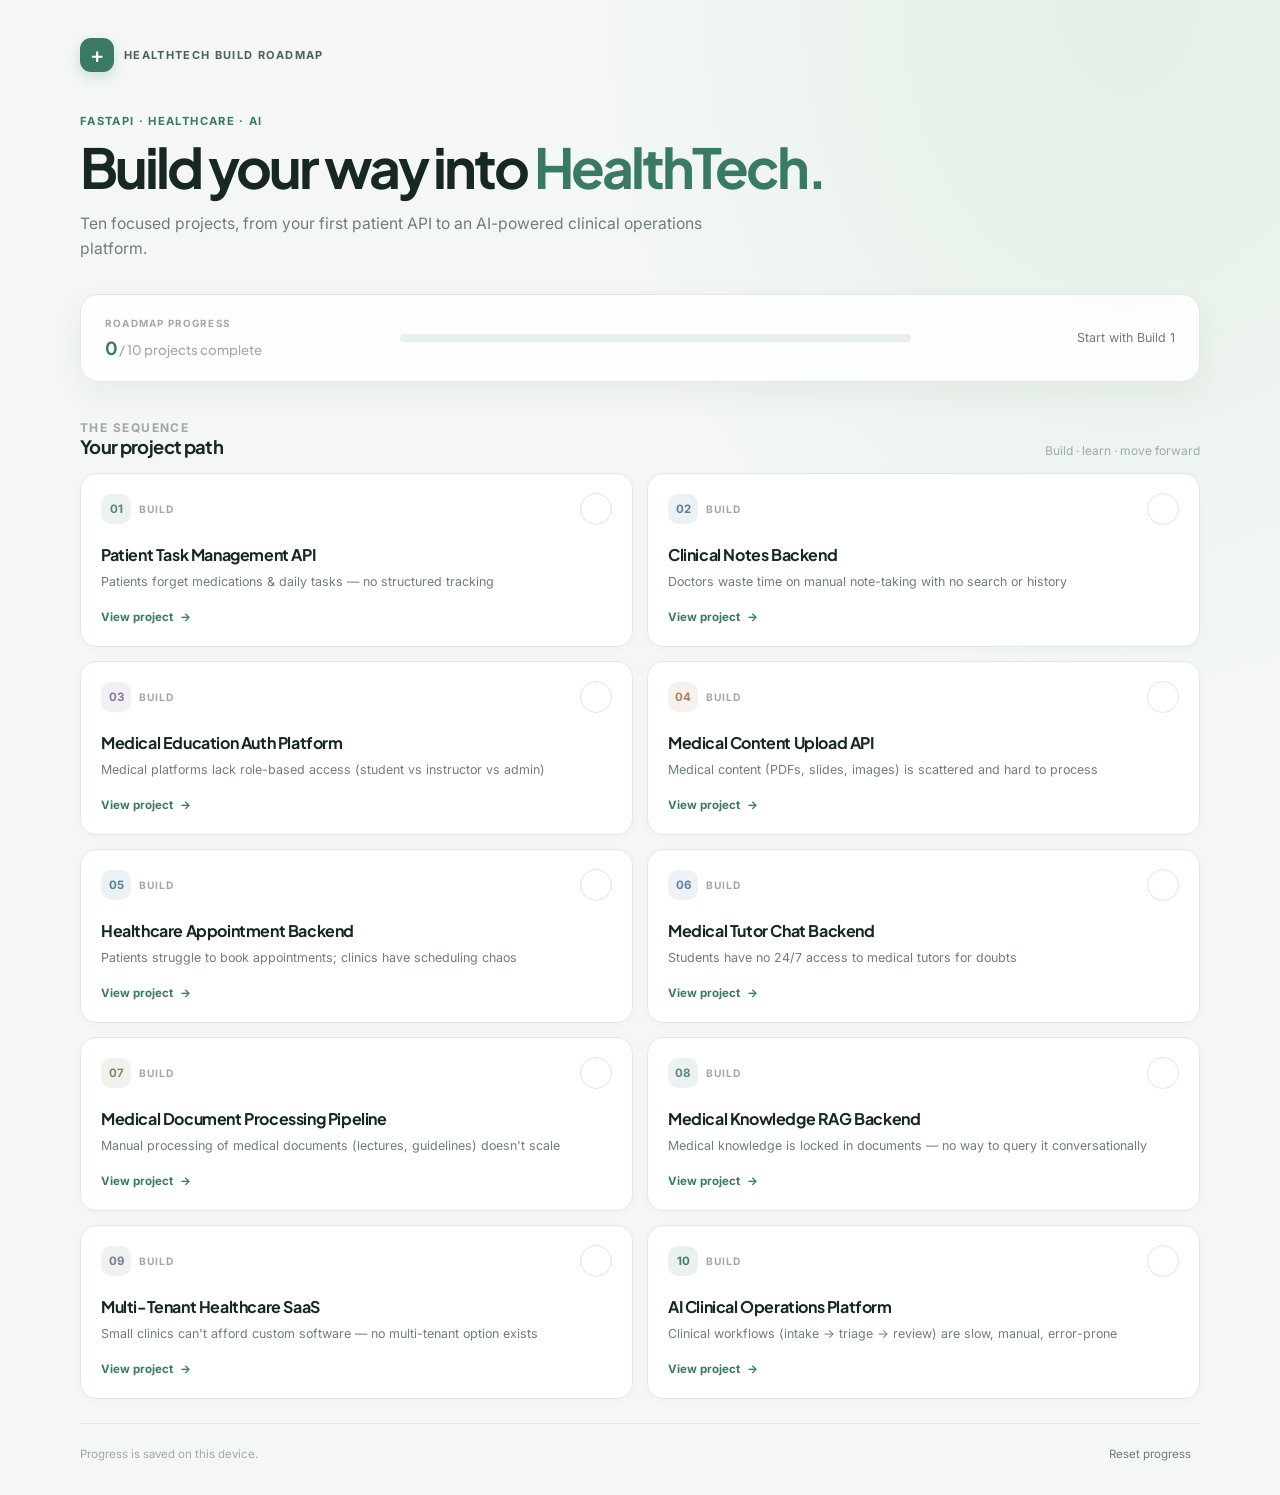
<file: checklist.html>
<!DOCTYPE html>
<html lang="en">
<head>
  <meta charset="UTF-8">
  <meta name="viewport" content="width=device-width, initial-scale=1.0">
  <title>10 Builds · HealthTech</title>
  <link rel="preconnect" href="https://fonts.googleapis.com">
  <link href="https://fonts.googleapis.com/css2?family=Inter:wght@300;400;500;600;700&family=Plus+Jakarta+Sans:wght@500;600;700;800&display=swap" rel="stylesheet">
  <style>
    :root {
      color-scheme: light;
      --page: #f4f7f4;
      --surface: #ffffff;
      --ink: #172821;
      --muted: #6f7e76;
      --soft: #a0aaa4;
      --line: #e2e9e3;
      --green: #397b62;
      --green-dark: #245b46;
      --green-wash: #edf5ef;
      --shadow: 0 12px 32px rgba(32, 59, 44, 0.055);
    }

    *, *::before, *::after { box-sizing: border-box; }

    html { min-height: 100%; scroll-behavior: smooth; }

    body {
      min-height: 100vh;
      margin: 0;
      background:
        radial-gradient(ellipse at 88% 0%, rgba(216, 234, 222, 0.58), transparent 34rem),
        var(--page);
      color: var(--ink);
      font-family: Inter, ui-sans-serif, system-ui, -apple-system, BlinkMacSystemFont, "Segoe UI", sans-serif;
      -webkit-font-smoothing: antialiased;
    }

    button { font: inherit; }

    .bg, .bg-grain { display: none; }

    .container {
      width: min(100% - 48px, 1120px);
      margin: 0 auto;
      padding: 38px 0 28px;
    }

    .headline {
      padding: 0;
      text-align: left;
    }

    .brand-row {
      display: flex;
      align-items: center;
      gap: 10px;
      margin-bottom: 42px;
    }

    .brand-mark {
      display: grid;
      width: 34px;
      height: 34px;
      place-items: center;
      border-radius: 11px;
      background: var(--green);
      color: white;
      font-size: 22px;
      font-weight: 500;
      line-height: 1;
      box-shadow: 0 5px 12px rgba(57, 123, 98, 0.2);
    }

    .brand-name {
      color: #4c6256;
      font-size: 0.69rem;
      font-weight: 700;
      letter-spacing: 0.12em;
      text-transform: uppercase;
    }

    .headline .eyebrow,
    .section-kicker,
    .progress-kicker {
      margin: 0 0 9px;
      color: var(--green);
      font-size: 0.7rem;
      font-weight: 700;
      letter-spacing: 0.12em;
      text-transform: uppercase;
    }

    .headline h1 {
      max-width: 780px;
      margin: 0;
      color: var(--ink);
      font-family: "Plus Jakarta Sans", Inter, ui-sans-serif, system-ui, sans-serif;
      font-size: clamp(2.1rem, 5vw, 3.45rem);
      font-weight: 700;
      letter-spacing: -0.055em;
      line-height: 1.08;
    }

    .headline h1 span { color: var(--green); }

    .headline .sub {
      max-width: 650px;
      margin-top: 14px;
      color: var(--muted);
      font-size: 0.98rem;
      letter-spacing: 0;
      line-height: 1.65;
      text-transform: none;
    }

    .progress-section {
      display: grid;
      grid-template-columns: minmax(190px, 0.9fr) minmax(220px, 1.7fr) minmax(150px, 0.8fr);
      align-items: center;
      gap: 24px;
      margin: 32px 0 38px;
      padding: 22px 24px;
      border: 1px solid var(--line);
      border-radius: 18px;
      background: rgba(255, 255, 255, 0.84);
      box-shadow: var(--shadow);
    }

    .progress-copy { min-width: 0; }

    .progress-kicker { margin-bottom: 7px; color: var(--soft); font-size: 0.62rem; }

    .progress-section .num {
      color: var(--ink);
      font-family: "Plus Jakarta Sans", Inter, ui-sans-serif, system-ui, sans-serif;
      font-size: 1.12rem;
      font-weight: 700;
      letter-spacing: -0.03em;
      white-space: nowrap;
    }

    .progress-section .num span {
      color: var(--green);
      background: none;
      -webkit-text-fill-color: currentColor;
    }

    .progress-section .num .progress-total {
      color: var(--soft);
      font-size: 0.83rem;
      font-weight: 500;
      letter-spacing: 0;
    }

    .progress-track-wrap {
      height: 8px;
      overflow: hidden;
      border-radius: 99px;
      background: #e9efea;
    }

    .progress-fill {
      width: 0%;
      height: 100%;
      border-radius: inherit;
      background: linear-gradient(90deg, #57977a, #397b62);
      box-shadow: none;
      transition: width 0.55s cubic-bezier(0.22, 1, 0.36, 1);
    }

    .progress-section .status {
      min-width: 0;
      color: var(--muted);
      font-size: 0.78rem;
      line-height: 1.45;
      text-align: right;
      white-space: normal;
    }

    .grid-wrap {
      display: block;
      min-height: 0;
      padding: 0;
    }

    .section-heading {
      display: flex;
      align-items: end;
      justify-content: space-between;
      gap: 16px;
      margin-bottom: 15px;
    }

    .section-heading h2 {
      margin: 0;
      font-family: "Plus Jakarta Sans", Inter, ui-sans-serif, system-ui, sans-serif;
      font-size: 1.15rem;
      font-weight: 700;
      letter-spacing: -0.035em;
    }

    .section-heading p {
      margin: 0;
      color: var(--soft);
      font-size: 0.75rem;
    }

    .grid {
      display: grid;
      width: 100%;
      grid-template-columns: repeat(2, minmax(0, 1fr));
      gap: 14px;
    }

    .folder {
      position: relative;
      display: flex;
      min-height: 174px;
      flex-direction: column;
      padding: 19px 20px 16px;
      border: 1px solid var(--line);
      border-radius: 16px;
      background: var(--surface);
      box-shadow: 0 2px 8px rgba(32, 59, 44, 0.025);
      transition: border-color 180ms ease, box-shadow 180ms ease, transform 180ms ease;
    }

    .folder:hover,
    .folder:focus-within {
      transform: translateY(-2px);
      border-color: color-mix(in srgb, var(--accent) 34%, var(--line));
      box-shadow: 0 12px 28px rgba(32, 59, 44, 0.075);
    }

    .folder.completed {
      background: linear-gradient(135deg, #fff 55%, color-mix(in srgb, var(--accent) 5%, #fff));
    }

    .folder-topline {
      display: flex;
      align-items: center;
      justify-content: space-between;
      gap: 12px;
      margin-bottom: 13px;
    }

    .folder-number {
      display: inline-flex;
      align-items: center;
      gap: 8px;
      color: var(--soft);
      font-size: 0.64rem;
      font-weight: 700;
      letter-spacing: 0.1em;
    }

    .folder-number strong {
      display: grid;
      width: 30px;
      height: 30px;
      place-items: center;
      border-radius: 10px;
      background: color-mix(in srgb, var(--accent) 11%, white);
      color: var(--accent);
      font-size: 0.72rem;
      letter-spacing: 0;
    }

    .folder-check {
      display: grid;
      width: 32px;
      height: 32px;
      flex: 0 0 auto;
      place-items: center;
      border: 1px solid #dfe7e1;
      border-radius: 50%;
      background: #fff;
      color: transparent;
      cursor: pointer;
      transition: background 160ms ease, border-color 160ms ease, color 160ms ease, transform 160ms ease;
    }

    .folder-check:hover { border-color: var(--accent); transform: scale(1.04); }
    .folder-check.checked { border-color: var(--accent); background: var(--accent); color: white; }
    .folder-check svg { display: block; width: 15px; height: 15px; opacity: 0; }
    .folder-check.checked svg { opacity: 1; }

    .folder-open {
      display: block;
      width: 100%;
      flex: 1;
      padding: 0;
      border: 0;
      background: transparent;
      color: inherit;
      cursor: pointer;
      text-align: left;
    }

    .folder-title {
      display: block;
      color: var(--ink);
      font-family: "Plus Jakarta Sans", Inter, ui-sans-serif, system-ui, sans-serif;
      font-size: 1rem;
      font-weight: 700;
      letter-spacing: -0.025em;
      line-height: 1.35;
    }

    .folder-summary {
      display: -webkit-box;
      overflow: hidden;
      margin: 7px 0 13px;
      color: var(--muted);
      font-size: 0.78rem;
      line-height: 1.5;
      -webkit-box-orient: vertical;
      -webkit-line-clamp: 2;
    }

    .folder-action {
      display: inline-flex;
      align-items: center;
      gap: 7px;
      color: var(--green);
      font-size: 0.72rem;
      font-weight: 700;
    }

    .folder-action span { transition: transform 160ms ease; }
    .folder-open:hover .folder-action span { transform: translateX(3px); }
    .folder.completed .folder-action { color: var(--accent); }

    .folder-open:focus-visible,
    .folder-check:focus-visible,
    .modal-close:focus-visible,
    .footer-note button:focus-visible,
    .modal-main-check:focus-visible {
      outline: 3px solid color-mix(in srgb, var(--green) 30%, transparent);
      outline-offset: 3px;
      border-radius: 6px;
    }

    .modal-overlay {
      position: fixed;
      inset: 0;
      z-index: 100;
      display: flex;
      align-items: center;
      justify-content: center;
      padding: 20px;
      background: rgba(18, 32, 25, 0.38);
      opacity: 0;
      pointer-events: none;
      transition: opacity 200ms ease;
      backdrop-filter: blur(7px);
      -webkit-backdrop-filter: blur(7px);
    }

    .modal-overlay.active { opacity: 1; pointer-events: auto; }

    .modal {
      width: min(100%, 560px);
      max-height: min(82vh, 760px);
      overflow-y: auto;
      padding: 27px;
      transform: translateY(12px) scale(0.99);
      border: 1px solid rgba(255, 255, 255, 0.7);
      border-radius: 20px;
      background: #fff;
      box-shadow: 0 24px 80px rgba(16, 33, 23, 0.2);
      transition: transform 220ms ease;
    }

    .modal-overlay.active .modal { transform: translateY(0) scale(1); }

    .modal-header {
      display: flex;
      align-items: flex-start;
      justify-content: space-between;
      gap: 16px;
      margin-bottom: 19px;
    }

    .modal-header .modal-num {
      color: var(--green);
      font-size: 0.67rem;
      font-weight: 700;
      letter-spacing: 0.11em;
    }

    .modal-header h2 {
      margin: 5px 0 0;
      color: var(--ink);
      font-family: "Plus Jakarta Sans", Inter, ui-sans-serif, system-ui, sans-serif;
      font-size: 1.35rem;
      font-weight: 700;
      letter-spacing: -0.04em;
      line-height: 1.25;
    }

    .modal-close {
      display: grid;
      width: 34px;
      height: 34px;
      flex: 0 0 auto;
      place-items: center;
      border: 1px solid var(--line);
      border-radius: 10px;
      background: #fff;
      color: var(--muted);
      cursor: pointer;
      transition: background 160ms ease, color 160ms ease;
    }

    .modal-close:hover { background: #f3f6f3; color: var(--ink); }
    .modal-close svg { width: 16px; height: 16px; }

    .modal-problem {
      margin-bottom: 9px;
      padding: 13px 14px;
      border: 1px solid #e7ede8;
      border-radius: 12px;
      background: #f7f9f7;
      color: #4f6257;
      font-size: 0.84rem;
      line-height: 1.6;
    }

    .modal-sell { margin: 0 0 23px; color: var(--muted); font-size: 0.78rem; }
    .modal-sell strong { color: var(--green-dark); }

    .modal h4 {
      margin: 0 0 9px;
      color: var(--soft);
      font-size: 0.65rem;
      font-weight: 700;
      letter-spacing: 0.12em;
      text-transform: uppercase;
    }

    .modal-topics { display: flex; flex-direction: column; gap: 5px; }

    .modal-topic {
      position: relative;
      padding: 4px 5px 4px 18px;
      color: #43564b;
      font-size: 0.83rem;
      line-height: 1.5;
    }

    .modal-topic::before {
      position: absolute;
      top: 0.86em;
      left: 4px;
      width: 5px;
      height: 5px;
      border-radius: 50%;
      background: #77a88d;
      content: "";
    }

    .modal-outcome {
      display: none;
      margin-top: 17px;
      padding: 12px 14px;
      border: 1px solid #dcebe0;
      border-radius: 12px;
      background: #f0f7f1;
      color: var(--green-dark);
      font-size: 0.82rem;
      line-height: 1.5;
    }

    .modal-outcome.visible { display: block; }

    .modal-main-check {
      display: flex;
      align-items: center;
      gap: 11px;
      width: 100%;
      margin-top: 19px;
      padding: 14px 2px 0;
      border: 0;
      border-top: 1px solid var(--line);
      background: transparent;
      cursor: pointer;
      text-align: left;
    }

    .modal-main-check .ck {
      display: grid;
      width: 21px;
      height: 21px;
      flex: 0 0 auto;
      place-items: center;
      border: 1.5px solid #cad7cd;
      border-radius: 6px;
      transition: background 160ms ease, border-color 160ms ease;
    }

    .modal-main-check .ck.checked { border-color: var(--green); background: var(--green); }
    .modal-main-check .ck.checked svg { display: block; }
    .modal-main-check .ck svg { display: none; width: 13px; height: 13px; color: #fff; }
    .modal-main-check .label { color: #53655a; font-size: 0.84rem; font-weight: 600; }
    .modal-main-check .label.done { color: var(--green-dark); }

    .footer-note {
      display: flex;
      align-items: center;
      justify-content: space-between;
      gap: 12px;
      margin-top: 24px;
      padding-top: 17px;
      border-top: 1px solid var(--line);
      color: var(--soft);
      font-size: 0.72rem;
    }

    .footer-note button {
      padding: 6px 9px;
      border: 0;
      border-radius: 7px;
      background: transparent;
      color: var(--muted);
      cursor: pointer;
      font-size: 0.72rem;
      transition: color 160ms ease, background 160ms ease;
    }

    .footer-note button:hover { background: #eaf0eb; color: var(--ink); }

    ::-webkit-scrollbar { width: 8px; }
    ::-webkit-scrollbar-track { background: transparent; }
    ::-webkit-scrollbar-thumb { border: 2px solid var(--page); border-radius: 8px; background: #cbd6ce; }

    @media (max-width: 760px) {
      .container { width: min(100% - 32px, 600px); padding-top: 25px; }
      .brand-row { margin-bottom: 32px; }
      .progress-section {
        grid-template-columns: 1fr auto;
        gap: 12px 18px;
        margin: 25px 0 30px;
        padding: 18px;
      }
      .progress-track-wrap { grid-column: 1 / -1; grid-row: 2; }
      .progress-section .status { max-width: 180px; }
      .grid { grid-template-columns: 1fr; gap: 11px; }
      .folder { min-height: 160px; }
    }

    @media (max-width: 420px) {
      .container { width: min(100% - 24px, 390px); padding-top: 18px; }
      .brand-row { margin-bottom: 27px; }
      .headline .sub { font-size: 0.88rem; }
      .progress-section { padding: 15px; }
      .progress-section .status { max-width: 135px; font-size: 0.7rem; }
      .section-heading p { font-size: 0.67rem; }
      .folder { padding: 16px; }
      .modal { padding: 21px 18px; }
    }

    @media (prefers-reduced-motion: reduce) {
      *, *::before, *::after {
        scroll-behavior: auto !important;
        animation-duration: 0.01ms !important;
        animation-iteration-count: 1 !important;
        transition-duration: 0.01ms !important;
      }
    }
  </style>
</head>
<body>
  <!-- animated background -->
  <div class="bg">
    <div class="bg-orb"></div>
    <div class="bg-orb"></div>
    <div class="bg-orb"></div>
    <div class="bg-orb"></div>
  </div>
  <div class="bg-grain"></div>

  <div class="container">
    <!-- HEADLINE -->
    <header class="headline">
      <div class="brand-row">
        <div class="brand-mark" aria-hidden="true">+</div>
        <span class="brand-name">HealthTech build roadmap</span>
      </div>
      <p class="eyebrow">FastAPI · Healthcare · AI</p>
      <h1>Build your way into <span>HealthTech.</span></h1>
      <p class="sub">Ten focused projects, from your first patient API to an AI-powered clinical operations platform.</p>
    </header>

    <!-- PROGRESS -->
    <section class="progress-section" aria-label="Roadmap progress">
      <div class="progress-copy">
        <p class="progress-kicker">Roadmap progress</p>
        <div class="num"><span id="doneNum">0</span><span class="progress-total"> / 10 projects complete</span></div>
      </div>
      <div class="progress-track-wrap"><div class="progress-fill" id="fill"></div></div>
      <span class="status" id="progLabel">Start with Build 1</span>
    </section>

    <!-- GRID -->
    <main class="grid-wrap">
      <div class="section-heading">
        <div>
          <p class="section-kicker">The sequence</p>
          <h2>Your project path</h2>
        </div>
        <p>Build · learn · move forward</p>
      </div>
      <div class="grid" id="grid"></div>
    </main>

    <!-- FOOTER -->
    <div class="footer-note">
      <span>Progress is saved on this device.</span>
      <button type="button" id="resetLink">Reset progress</button>
    </div>
  </div>

  <!-- MODAL -->
  <div class="modal-overlay" id="modalOverlay">
    <div class="modal" id="modal" role="dialog" aria-modal="true" aria-labelledby="modalTitle">
      <div class="modal-header">
        <div>
          <div class="modal-num" id="modalNum">BUILD 01</div>
          <h2 id="modalTitle">Patient Task API</h2>
        </div>
        <button type="button" class="modal-close" id="modalClose" aria-label="Close project details"><svg viewBox="0 0 24 24" fill="none" stroke="currentColor" stroke-width="2" stroke-linecap="round"><line x1="18" y1="6" x2="6" y2="18"/><line x1="6" y1="6" x2="18" y2="18"/></svg></button>
      </div>
      <div class="modal-problem" id="modalProblem"></div>
      <div class="modal-sell" id="modalSell"></div>
      <h4>Topics</h4>
      <div class="modal-topics" id="modalTopics"></div>
      <div class="modal-outcome" id="modalOutcome"></div>
      <button type="button" class="modal-main-check" id="modalMainCheck">
        <span class="ck" id="modalMainCk"><svg viewBox="0 0 24 24" fill="none" stroke="currentColor" stroke-width="3" stroke-linecap="round"><polyline points="20 6 9 17 4 12"/></svg></span>
        <span class="label" id="modalMainLabel">Mark build complete</span>
      </button>
    </div>
  </div>

  <script>
    const ACCENTS = ['#4d8b70','#557e9d','#8b759d','#ad805e','#4d8790','#6382a2','#7b8b5b','#528b82','#747f90','#3c8065'];

    const BUILDS = [
      { id:1, title:"Patient Task Management API", problem:"Patients forget medications & daily tasks \u2014 no structured tracking", sell:"Small clinics, standalone doctors", outcome:"You can build CRUD APIs confidently while modeling healthcare data.",
        topics:["FastAPI setup & routing (GET/POST/PUT/PATCH/DELETE)","Path & query parameters","Pydantic BaseModel, validation, defaults","Response models & status codes","Error handling (HTTPException)","Medication reminders CRUD","Daily tasks CRUD","Completion tracking"] },
      { id:2, title:"Clinical Notes Backend", problem:"Doctors waste time on manual note-taking with no search or history", sell:"Small hospitals, private clinics", outcome:"You understand real backend persistence with healthcare data.",
        topics:["PostgreSQL setup & SQL basics","SQLAlchemy models & relationships","Alembic migrations (upgrade, rollback)","Dependency injection (Depends())","Create patient & notes","Search notes","Visit history tracking","Project structure"] },
      { id:3, title:"Medical Education Auth Platform", problem:"Medical platforms lack role-based access (student vs instructor vs admin)", sell:"Ed-tech platforms, coaching centers", outcome:"You can secure APIs correctly. Reusable auth system ready.",
        topics:["JWT access & refresh tokens","OAuth2 flow","Password hashing (bcrypt)","RBAC \u2014 student, instructor, admin","Authentication middleware","Register & login endpoints","Protected routes","Secure secrets & .env"] },
      { id:4, title:"Medical Content Upload API", problem:"Medical content (PDFs, slides, images) is scattered and hard to process", sell:"Medical colleges, content creators", outcome:"You understand I/O systems. Foundation for content pipelines.",
        topics:["File upload (PDFs, slides, images)","File download & StreamingResponse","async vs sync routes","Event loop, blocking & non-blocking","BackgroundTasks","Metadata storage","Preview endpoints"] },
      { id:5, title:"Healthcare Appointment Backend", problem:"Patients struggle to book appointments; clinics have scheduling chaos", sell:"Clinics, diagnostic centers", outcome:"You can structure production APIs. First complete healthcare business system.",
        topics:["Production project structure","Config separation & logging","pytest & TestClient","Unit & integration tests","Service layer pattern","Transactions for booking","Patients, Doctors, Slots, Appointments"] },
      { id:6, title:"Medical Tutor Chat Backend", problem:"Students have no 24/7 access to medical tutors for doubts", sell:"NEET coaching centers, ed-tech", outcome:"You can build LLM-ready APIs with real-time streaming.",
        topics:["WebSockets","Server-Sent Events (SSE)","StreamingResponse","Async scaling & concurrency","Chat endpoint","Session storage","Message history"] },
      { id:7, title:"Medical Document Processing Pipeline", problem:"Manual processing of medical documents (lectures, guidelines) doesn't scale", sell:"Hospitals, publishing houses", outcome:"You understand async processing at scale. Production ingestion architecture.",
        topics:["Celery \u2014 tasks, workers, queues","Redis \u2014 broker, result backend, caching","Cache invalidation","Rate limiting","Upload \u2192 queue","Worker extracts & processes","Store structured results"] },
      { id:8, title:"Medical Knowledge RAG Backend", problem:"Medical knowledge is locked in documents \u2014 no way to query it conversationally", sell:"Medical colleges, hospitals, research teams", outcome:"You can build retrieval systems. Knowledge infrastructure ready.",
        topics:["Document chunking strategies","Generating embeddings","Vector database setup","RAG pipeline (retrieve \u2192 answer)","Service layer & modular monolith","API keys & rate limiting","Streaming LLM responses"] },
      { id:9, title:"Multi-Tenant Healthcare SaaS", problem:"Small clinics can't afford custom software \u2014 no multi-tenant option exists", sell:"Multiple clinics, medical colleges (licensing)", outcome:"You can deploy commercial-grade systems. Ready for real clients.",
        topics:["Multi-tenancy strategy","Docker & Docker Compose","Linux basics & VPS setup","Nginx reverse proxy","GitHub Actions CI/CD","Tenant permissions & config"] },
      { id:10, title:"AI Clinical Operations Platform", problem:"Clinical workflows (intake \u2192 triage \u2192 review) are slow, manual, error-prone", sell:"Hospitals, telemedicine (portfolio flagship)", outcome:"You can design production AI backends. Your portfolio flagship.",
        topics:["Prometheus metrics","Grafana dashboards","Event-driven architecture","Human-in-the-loop queue","Production scaling","Intake \u2192 AI \u2192 Review \u2192 Action"] }
    ];

    let state = {};
    let activeBuild = null;

    function init() {
      const saved = localStorage.getItem('ht10');
      if (saved) { try { state = JSON.parse(saved); return; } catch(e) {} }
      BUILDS.forEach(b => { state[b.id] = { done: false }; });
      save();
    }

    function save() { localStorage.setItem('ht10', JSON.stringify(state)); }

    function renderGrid() {
      const grid = document.getElementById('grid');
      grid.innerHTML = '';
      BUILDS.forEach((b, idx) => {
        const s = state[b.id];
        const div = document.createElement('article');
        div.className = 'folder' + (s.done ? ' completed' : '');
        div.style.setProperty('--accent', ACCENTS[idx]);
        div.dataset.id = b.id;

        div.innerHTML = `
          <div class="folder-topline">
            <span class="folder-number"><strong>${String(b.id).padStart(2, '0')}</strong><span>BUILD</span></span>
            <button type="button" class="folder-check ${s.done ? 'checked' : ''}" aria-label="${s.done ? `Mark Build ${b.id} incomplete` : `Mark Build ${b.id} complete`}" aria-pressed="${s.done}">
              <svg viewBox="0 0 24 24" fill="none" stroke="currentColor" stroke-width="2.5" stroke-linecap="round" stroke-linejoin="round" aria-hidden="true"><polyline points="20 6 9 17 4 12"/></svg>
            </button>
          </div>
          <button type="button" class="folder-open" aria-label="View Build ${b.id}: ${b.title}">
            <span class="folder-title">${b.title}</span>
            <span class="folder-summary">${b.problem}</span>
            <span class="folder-action">${s.done ? 'Review project' : 'View project'} <span aria-hidden="true">&rarr;</span></span>
          </button>
        `;

        const checkBtn = div.querySelector('.folder-check');
        checkBtn.addEventListener('click', (e) => {
          e.stopPropagation();
          s.done = !s.done;
          save();
          renderGrid();
        });

        div.querySelector('.folder-open').addEventListener('click', () => openModal(b.id));
        grid.appendChild(div);
      });
      updateProgress();
    }

    function openModal(id) {
      activeBuild = id;
      const b = BUILDS.find(x => x.id === id);
      const s = state[id];

      document.getElementById('modalNum').textContent = 'BUILD ' + String(id).padStart(2, '0');
      document.getElementById('modalTitle').textContent = b.title;
      document.getElementById('modalProblem').textContent = b.problem;
      document.getElementById('modalSell').innerHTML = '<strong>Sell to:</strong> ' + b.sell;

      const list = document.getElementById('modalTopics');
      list.innerHTML = '';
      b.topics.forEach((t) => {
        const d = document.createElement('div');
        d.className = 'modal-topic';
        d.textContent = t;
        list.appendChild(d);
      });

      const outcome = document.getElementById('modalOutcome');
      if (s.done) { outcome.textContent = '\u2713 ' + b.outcome; outcome.classList.add('visible'); }
      else { outcome.classList.remove('visible'); }

      const mc = document.getElementById('modalMainCk');
      const ml = document.getElementById('modalMainLabel');
      if (s.done) { mc.classList.add('checked'); ml.classList.add('done'); ml.textContent = 'Build complete'; }
      else { mc.classList.remove('checked'); ml.classList.remove('done'); ml.textContent = 'Mark build complete'; }

      document.getElementById('modalOverlay').classList.add('active');
    }

    document.getElementById('modalMainCheck').addEventListener('click', () => {
      if (activeBuild === null) return;
      const s = state[activeBuild];
      s.done = !s.done;
      save();
      openModal(activeBuild);
      renderGrid();
    });

    document.getElementById('modalClose').addEventListener('click', () => {
      document.getElementById('modalOverlay').classList.remove('active');
      activeBuild = null;
    });

    document.getElementById('modalOverlay').addEventListener('click', (e) => {
      if (e.target === e.currentTarget) {
        document.getElementById('modalOverlay').classList.remove('active');
        activeBuild = null;
      }
    });

    document.addEventListener('keydown', (e) => {
      if (e.key === 'Escape') { document.getElementById('modalOverlay').classList.remove('active'); activeBuild = null; }
    });

    document.getElementById('resetLink').addEventListener('click', () => {
      if (confirm('Reset all progress?')) {
        localStorage.removeItem('ht10');
        init();
        renderGrid();
      }
    });

    function updateProgress() {
      let done = 0;
      BUILDS.forEach(b => { if (state[b.id]?.done) done++; });
      const pct = Math.round((done / BUILDS.length) * 100);
      document.getElementById('doneNum').textContent = done;
      document.getElementById('fill').style.width = pct + '%';
      const lbl = document.getElementById('progLabel');
      if (done === 0) lbl.textContent = 'Start with Build 1';
      else if (done === 10) lbl.textContent = 'All done. Time to sell.';
      else if (done <= 3) lbl.textContent = 'Foundation phase. Keep going.';
      else if (done <= 5) lbl.textContent = 'Real skills now. Start outreach.';
      else if (done <= 7) lbl.textContent = 'Premium territory. Raise rates.';
      else lbl.textContent = 'Almost there. Build 10 is your flagship.';
    }

    init();
    renderGrid();
  </script>
</body>
</html>
</file>
